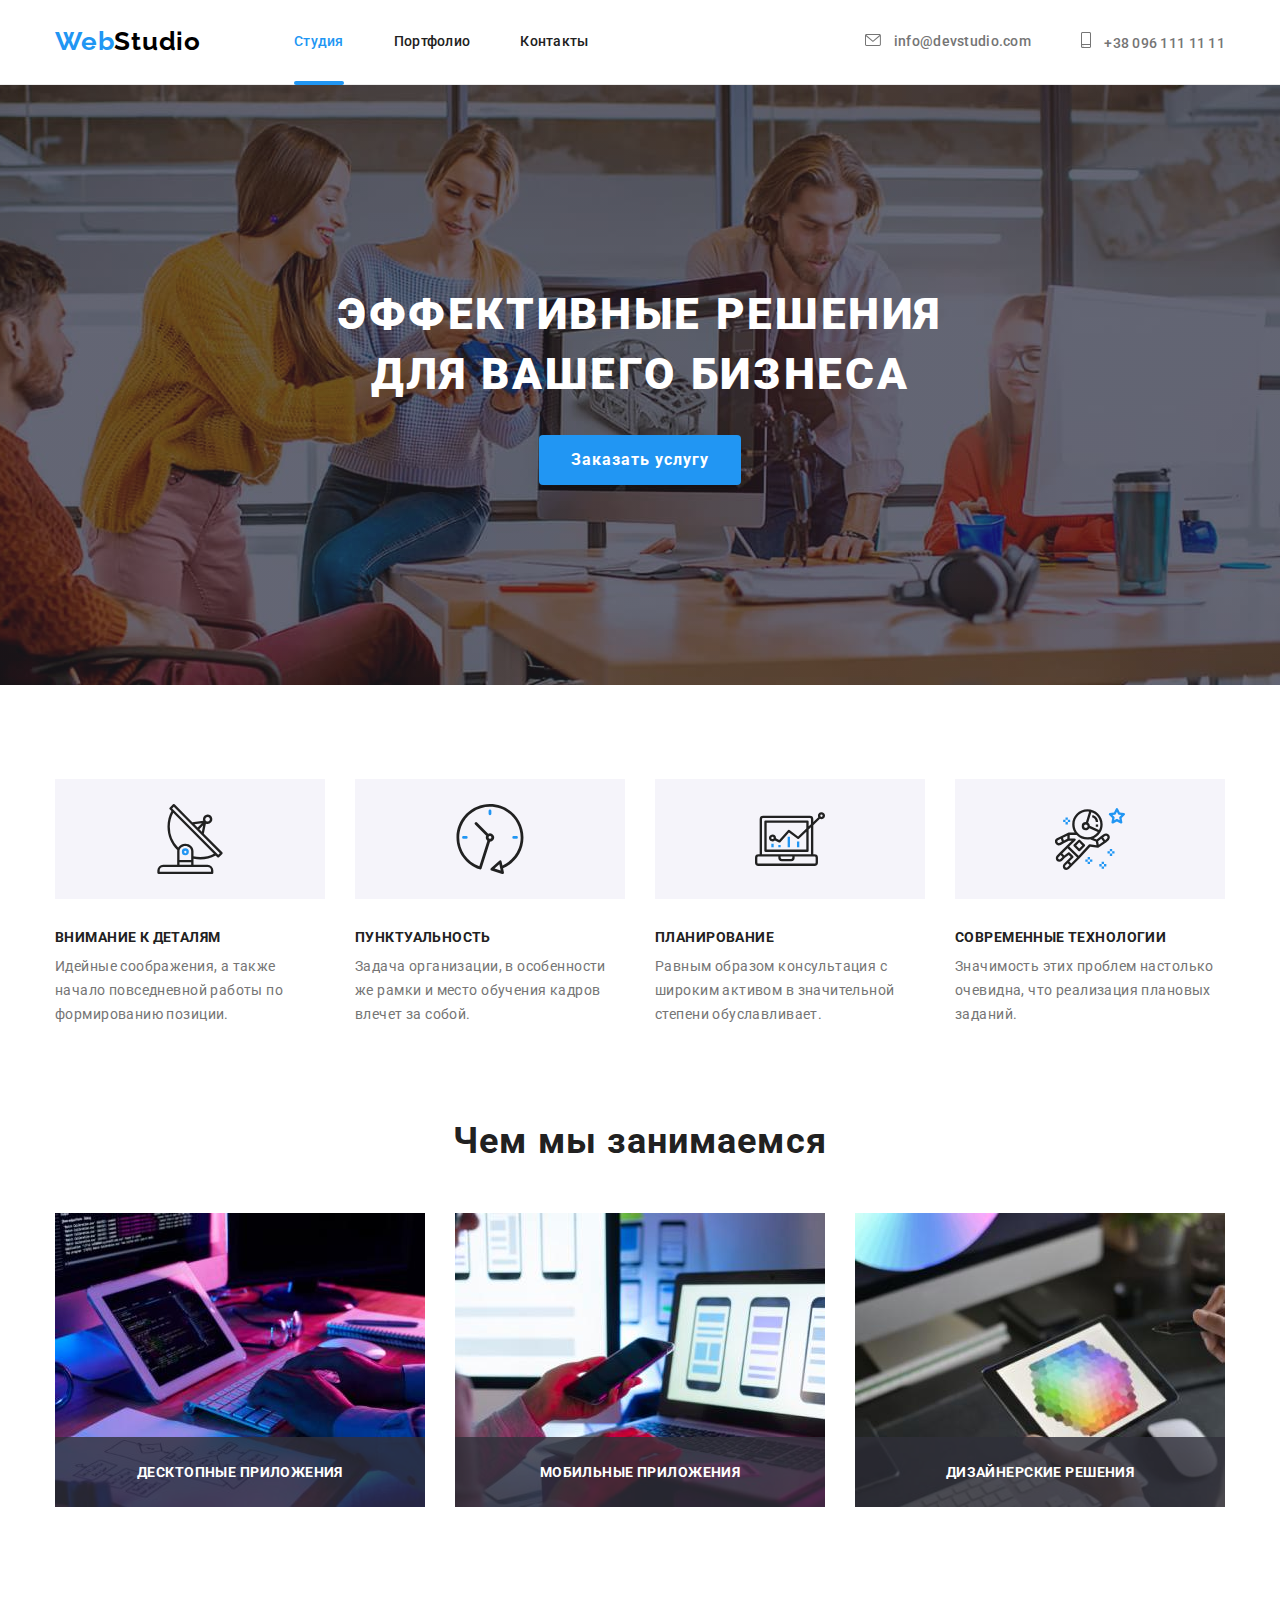
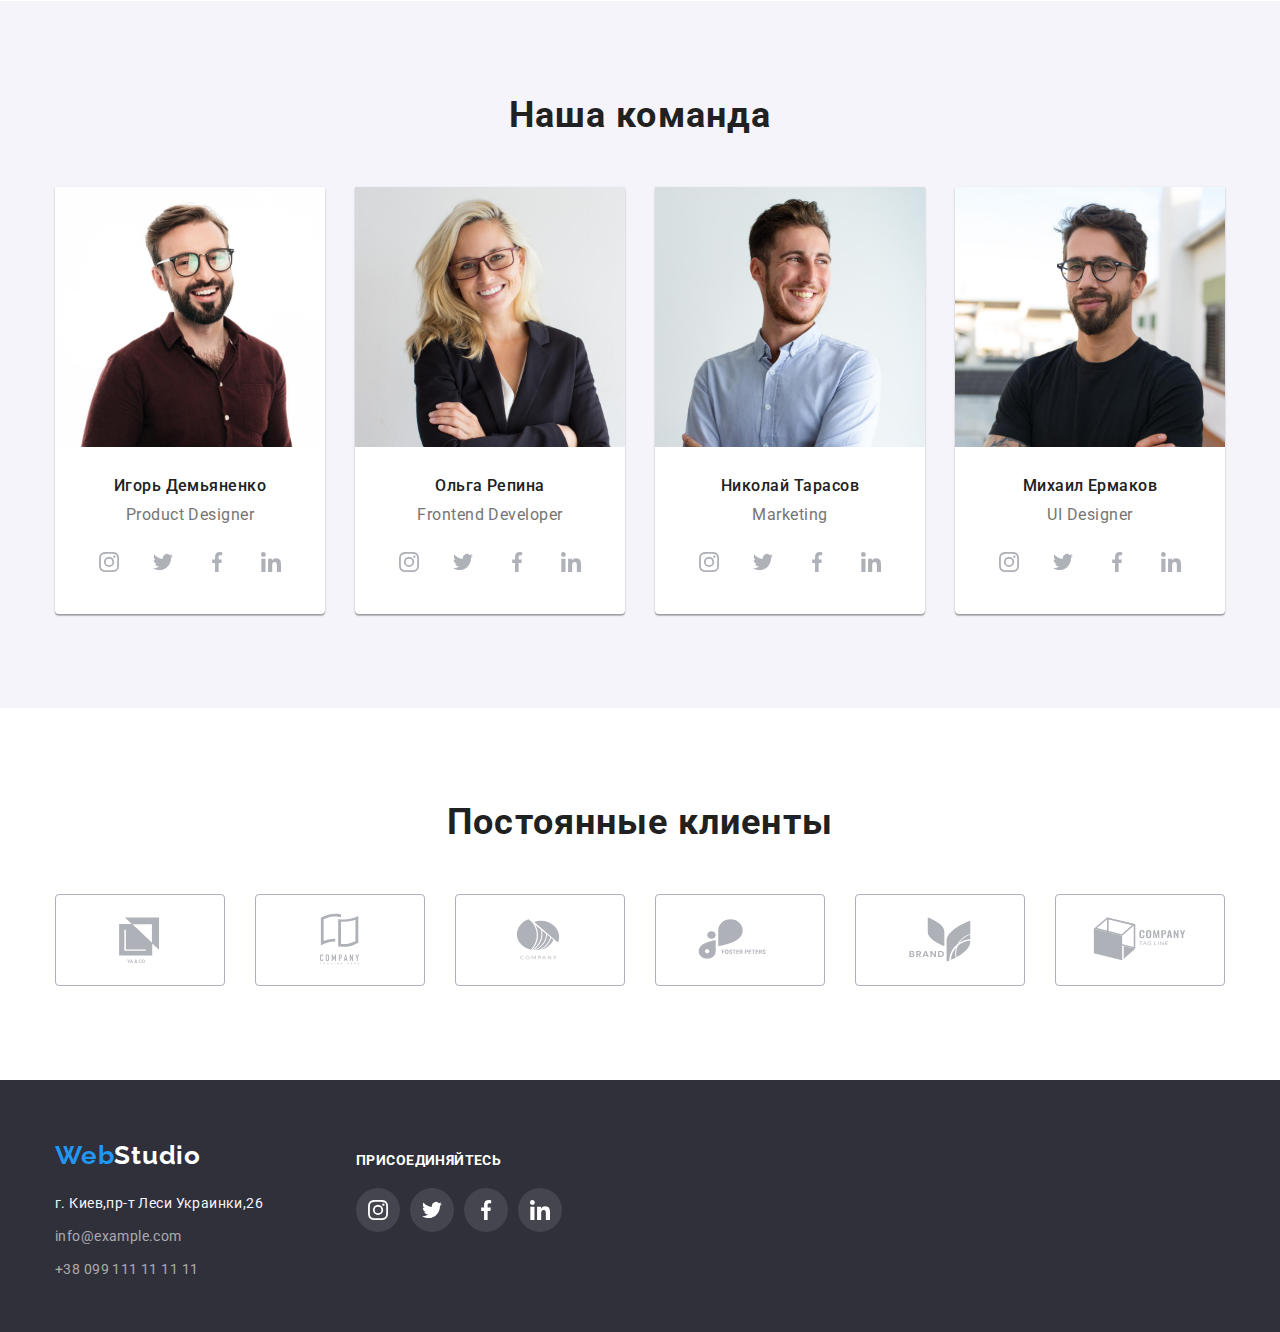
<file: index.html>
<!DOCTYPE html>
<html lang="ru">
  <head>
    <link
      rel="stylesheet"
      href="https://cdnjs.cloudflare.com/ajax/libs/modern-normalize/1.1.0/modern-normalize.min.css"
      integrity="sha512-wpPYUAdjBVSE4KJnH1VR1HeZfpl1ub8YT/NKx4PuQ5NmX2tKuGu6U/JRp5y+Y8XG2tV+wKQpNHVUX03MfMFn9Q=="
      crossorigin="anonymous"
      referrerpolicy="no-referrer"
    />
    <link rel="preconnect" href="https://fonts.googleapis.com" />
    <link rel="preconnect" href="https://fonts.gstatic.com" crossorigin />
    <link
      href="https://fonts.googleapis.com/css2?family=Raleway:wght@700&family=Roboto:wght@400;500;700;900&display=swap"
      rel="stylesheet"
    />

    <meta charset="UTF-8" />
    <meta http-equiv="X-UA-Compatible" content="IE=edge" />
    <meta name="viewport" content="width=device-width, initial-scale=1.0" />
    <title>Студия</title>

    <link rel="stylesheet" href="./css/styles.css" />
  </head>
  <body>
    <!-- Шапка страницы -->
    <header class="header">
      <div class="container">
        <nav class="navig">
          <!-- Логотип - это ссылка -->
          <a href="./index.html" lang="en" class="logo link">
            <span class="logo-web">Web</span>Studio
          </a>
          <!-- Навигация на другие страницы -->
          <ul class="site-navig list">
            <li class="site-item">
              <a href="./index.html" class="link current">Студия</a>
            </li>
            <li class="site-item">
              <a href="./portfolio.html" class="link">Портфолио</a>
            </li>
            <li class="site-item">
              <a href="/contacts" class="link">Контакты</a>
            </li>
          </ul>
        </nav>
        <ul class="auth-navig list">
          <li class="auth-item">
            <!-- Ссылка на адрес электронной почты  -->

            <a href="mailto:info@devstudio.com" class="link">
              <svg class="icon-envelope" width="16" height="12">
                <use href="./images/sprite.svg#icon-envelope"></use>
              </svg>
              info@devstudio.com
            </a>
          </li>
          <li class="auth-item">
            <!-- Ссылка на телефонный номер -->
            <a href="tel:+380961111111" class="link">
              <svg class="icon-smartphone" width="10" height="16">
                <use href="./images/sprite.svg#icon-smartphone"></use>
              </svg>
              +38 096 111 11 11
            </a>
          </li>
        </ul>
      </div>
    </header>

    <!-- Уникальный контент страницы -->
    <main>
      <!--Блок Герой -->

      <section class="hero">
        <h1 class="hero-title">Эффективные решения <br />для вашего бизнеса</h1>
        <!--Кнопка "Заказать услугу"-->
        <button type="button" class="button-hero" data-modal-open>
          Заказать услугу
        </button>
      </section>

      <!-- Скрытый заголовок - Особенности-->
      <section class="sections-feature">
        <div class="container">
          <h2 hidden class="visually-hidden">Особенности нашей студии</h2>
          <ul class="feature-list list">
            <li class="feature-item icon-antenna">
              <div class="feature-item-icon">
                <svg class="icon-feature" width="70" height="70">
                  <use href="./images/sprite.svg#icon-antenna"></use>
                </svg>
              </div>
              <h3 class="sections-title-feature">Внимание к деталям</h3>
              <p>
                Идейные соображения, а также начало повседневной работы по
                формированию позиции.
              </p>
            </li>
            <li class="feature-item icon-clock">
              <div class="feature-item-icon">
                <svg class="icon-feature" width="70" height="70">
                  <use href="./images/sprite.svg#icon-clock"></use>
                </svg>
              </div>
              <h3 class="sections-title-feature">Пунктуальность</h3>
              <p>
                Задача организации, в особенности же рамки и место обучения
                кадров влечет за собой.
              </p>
            </li>
            <li class="feature-item icon-diagram">
              <div class="feature-item-icon">
                <svg class="icon-feature" width="70" height="70">
                  <use href="./images/sprite.svg#icon-diagram"></use>
                </svg>
              </div>
              <h3 class="sections-title-feature">Планирование</h3>
              <p>
                Равным образом консультация с широким активом в значительной
                степени обуславливает.
              </p>
            </li>
            <li class="feature-item icon-astronaut">
              <div class="feature-item-icon">
                <svg class="icon-feature" width="70" height="70">
                  <use href="./images/sprite.svg#icon-astronaut"></use>
                </svg>
              </div>
              <h3 class="sections-title-feature">Современные технологии</h3>
              <p>
                Значимость этих проблем настолько очевидна, что реализация
                плановых заданий.
              </p>
            </li>
          </ul>
        </div>
      </section>

      <!--Чем мы занимаемся-->
      <section class="sections-work">
        <div class="container">
          <h2 class="sections-title-second">Чем мы занимаемся</h2>
          <ul class="work-list list">
            <li class="work-item">
              <img
                src="./images/img-1.jpg"
                alt="программист работает за столом в офисе  изображение крупным планом"
                width="370"
                height="294"
              />
              <div class="image-item">
                <h2 class="work-text">Десктопные приложения</h2>
              </div>
            </li>
            <li class="work-item">
              <img
                src="./images/img-2.jpg"
                alt="веб дизайнеры разработчики приложений для смартфонов-команда создает рабочий интерфейс для мобильных телефонов"
                width="370"
                height="294"
              />
              <div class="image-item">
                <h2 class="work-text">Мобильные приложения</h2>
              </div>
            </li>
            <li class="work-item">
              <img
                src="./images/img-3.jpg"
                alt="Креативный художник веб-дизайна с рабочим цветным выбором графическим планшетом_"
                width="370"
                height="294"
              />
              <div class="image-item">
                <h2 class="work-text">Дизайнерские решения</h2>
              </div>
            </li>
          </ul>
        </div>
      </section>

      <!--Наша команда -->
      <section class="sections-team">
        <div class="container">
          <h2 class="sections-title-second">Наша команда</h2>
          <ul class="team-list list">
            <li class="team-card">
              <img
                src="./images/team-1.jpg"
                alt="дизайнер Игорь Демьяненко"
                width="270"
                height="260"
              />
              <div class="team-footer">
                <h3 class="sections-title-team">Игорь Демьяненко</h3>
                <p lang="en">Product Designer</p>
                <ul class="socials-team socials-list list">
                  <li class="socials-item">
                    <a href="" class="socials-link link">
                      <svg class="socials-icon" width="20" height="20">
                        <use href="./images/sprite.svg#icon-instagram"></use>
                      </svg>
                    </a>
                  </li>
                  <li class="socials-item">
                    <a href="" class="socials-link link">
                      <svg class="socials-icon" width="20" height="20">
                        <use href="./images/sprite.svg#icon-twitter"></use>
                      </svg>
                    </a>
                  </li>
                  <li class="socials-item">
                    <a href="" class="socials-link link">
                      <svg class="socials-icon" width="20" height="20">
                        <use href="./images/sprite.svg#icon-facebook"></use>
                      </svg>
                    </a>
                  </li>
                  <li class="socials-item">
                    <a href="" class="socials-link link">
                      <svg class="socials-icon" width="20" height="20">
                        <use href="./images/sprite.svg#icon-linkedin"></use>
                      </svg>
                    </a>
                  </li>
                </ul>
              </div>
            </li>
            <li class="team-card">
              <img
                src="./images/team-2.jpg"
                alt=" фронтенд разработчик Ольга Репина"
                width="270"
                height="260"
              />
              <div class="team-footer">
                <h3 class="sections-title-team">Ольга Репина</h3>
                <p lang="en">Frontend Developer</p>
                <ul class="socials-team socials-list list">
                  <li class="socials-item">
                    <a href="" class="socials-link link">
                      <svg class="socials-icon" width="20" height="20">
                        <use href="./images/sprite.svg#icon-instagram"></use>
                      </svg>
                    </a>
                  </li>
                  <li class="socials-item">
                    <a href="" class="socials-link link">
                      <svg class="socials-icon" width="20" height="20">
                        <use href="./images/sprite.svg#icon-twitter"></use>
                      </svg>
                    </a>
                  </li>
                  <li class="socials-item">
                    <a href="" class="socials-link link">
                      <svg class="socials-icon" width="20" height="20">
                        <use href="./images/sprite.svg#icon-facebook"></use>
                      </svg>
                    </a>
                  </li>
                  <li class="socials-item">
                    <a href="" class="socials-link link">
                      <svg class="socials-icon" width="20" height="20">
                        <use href="./images/sprite.svg#icon-linkedin"></use>
                      </svg>
                    </a>
                  </li>
                </ul>
              </div>
            </li>
            <li class="team-card">
              <img
                src="./images/team-3.jpg"
                alt="маркетолог Николай Тарасов"
                width="270"
                height="260"
              />
              <div class="team-footer">
                <h3 class="sections-title-team">Николай Тарасов</h3>
                <p lang="en">Marketing</p>
                <ul class="socials-team socials-list list">
                  <li class="socials-item">
                    <a href="" class="socials-link link">
                      <svg class="socials-icon" width="20" height="20">
                        <use href="./images/sprite.svg#icon-instagram"></use>
                      </svg>
                    </a>
                  </li>
                  <li class="socials-item">
                    <a href="" class="socials-link link">
                      <svg class="socials-icon" width="20" height="20">
                        <use href="./images/sprite.svg#icon-twitter"></use>
                      </svg>
                    </a>
                  </li>
                  <li class="socials-item">
                    <a href="" class="socials-link link">
                      <svg class="socials-icon" width="20" height="20">
                        <use href="./images/sprite.svg#icon-facebook"></use>
                      </svg>
                    </a>
                  </li>
                  <li class="socials-item">
                    <a href="" class="socials-link link">
                      <svg class="socials-icon" width="20" height="20">
                        <use href="./images/sprite.svg#icon-linkedin"></use>
                      </svg>
                    </a>
                  </li>
                </ul>
              </div>
            </li>
            <li class="team-card">
              <img
                src="./images/team-4.jpg"
                alt="дизайнер Михаил Ермаков"
                width="270"
                height="260"
              />
              <div class="team-footer">
                <h3 class="sections-title-team">Михаил Ермаков</h3>
                <p lang="en">UI Designer</p>
                <ul class="socials-team socials-list list">
                  <li class="socials-item">
                    <a href="" class="socials-link link">
                      <svg class="socials-icon" width="20" height="20">
                        <use href="./images/sprite.svg#icon-instagram"></use>
                      </svg>
                    </a>
                  </li>
                  <li class="socials-item">
                    <a href="" class="socials-link link">
                      <svg class="socials-icon" width="20" height="20">
                        <use href="./images/sprite.svg#icon-twitter"></use>
                      </svg>
                    </a>
                  </li>
                  <li class="socials-item">
                    <a href="" class="socials-link link">
                      <svg class="socials-icon" width="20" height="20">
                        <use href="./images/sprite.svg#icon-facebook"></use>
                      </svg>
                    </a>
                  </li>
                  <li class="socials-item">
                    <a href="" class="socials-link link">
                      <svg class="socials-icon" width="20" height="20">
                        <use href="./images/sprite.svg#icon-linkedin"></use>
                      </svg>
                    </a>
                  </li>
                </ul>
              </div>
            </li>
          </ul>
        </div>
      </section>
      <!-- Наши клиенты -->
      <section class="sections-clients">
        <div class="container">
          <h2 class="sections-title-second">Постоянные клиенты</h2>
          <ul class="clients-list list">
            <li class="clients-item">
              <a href="" class="clients-link link">
                <svg class="clients-icon" width="106" height="60">
                  <use href="./images/sprite.svg#icon-Logo"></use>
                </svg>
              </a>
            </li>
            <li class="clients-item">
              <a href="" class="clients-link link">
                <svg class="clients-icon" width="106" height="60">
                  <use href="./images/sprite.svg#icon-tagline-here"></use>
                </svg>
              </a>
            </li>
            <li class="clients-item">
              <a href="" class="clients-link link">
                <svg class="clients-icon" width="106" height="60">
                  <use href="./images/sprite.svg#icon-company"></use>
                </svg>
              </a>
            </li>
            <li class="clients-item">
              <a href="" class="clients-link link">
                <svg class="clients-icon" width="106" height="60">
                  <use href="./images/sprite.svg#icon-foster-peters"></use>
                </svg>
              </a>
            </li>
            <li class="clients-item">
              <a href="" class="clients-link link">
                <svg class="clients-icon" width="106" height="60">
                  <use href="./images/sprite.svg#icon-brand"></use>
                </svg>
              </a>
            </li>
            <li class="clients-item">
              <a href="" class="clients-link link">
                <svg class="clients-icon" width="106" height="60">
                  <use href="./images/sprite.svg#icon-company-tag-line"></use>
                </svg>
              </a>
            </li>
          </ul>
        </div>
      </section>
    </main>

    <!-- Подвал страницы -->

    <footer class="footer">
      <div class="container footer-container">
        <div class="footer-address">
          <!-- Логотип - это ссылка -->
          <a href="./index.html" lang="en" class="logo-footer link">
            <span class="logo-web">Web</span>Studio
          </a>
          <!--Контакты-->
          <address>
            <ul class="adress-list list">
              <li>
                <!-- Адресс  -->
                <a
                  href="https://www.google.com/maps/place/%D0%B1%D1%83%D0%BB.+%D0%9B%D0%B5%D1%81%D0%B8+%D0%A3%D0%BA%D1%80%D0%B0%D0%B8%D0%BD%D0%BA%D0%B8,+26,+%D0%9A%D0%B8%D0%B5%D0%B2,+02000/@50.4267107,30.5371847,18.04z/data=!4m5!3m4!1s0x40d4cf0e033ecbe9:0x57a4dffefec77da0!8m2!3d50.4265807!4d30.5383858"
                  target="_blank"
                  rel="noopenernoreferrer"
                  class="adress-link link"
                >
                  г. Киев,пр-т Леси Украинки,26
                </a>
              </li>
              <li class="footer-navig">
                <!-- Ссылка на адрес электронной почты  -->
                <a
                  href="mailto:info@example.com"
                  class="footer-navig-link link"
                >
                  info@example.com
                </a>
              </li>
              <li class="footer-navig">
                <!-- Ссылка на телефонный номер -->
                <a href="tel:+380991111111" class="footer-navig-link link">
                  +38 099 111 11 11 11
                </a>
              </li>
            </ul>
          </address>
        </div>
        <div class="footer-socials-link">
          <h3 class="sections-footer-title">присоединяйтесь</h3>
          <ul class="socials-footer socials-footer-list list">
            <li class="socials-item">
              <a href="" class="socials-link link">
                <svg class="socials-footer-icon" width="20" height="20">
                  <use href="./images/sprite.svg#icon-instagram"></use>
                </svg>
              </a>
            </li>
            <li class="socials-item">
              <a href="" class="socials-link link">
                <svg class="socials-footer-icon" width="20" height="20">
                  <use href="./images/sprite.svg#icon-twitter"></use>
                </svg>
              </a>
            </li>
            <li class="socials-item">
              <a href="" class="socials-link link">
                <svg class="socials-footer-icon" width="20" height="20">
                  <use href="./images/sprite.svg#icon-facebook"></use>
                </svg>
              </a>
            </li>
            <li class="socials-item">
              <a href="" class="socials-link link">
                <svg class="socials-footer-icon" width="20" height="20">
                  <use href="./images/sprite.svg#icon-linkedin"></use>
                </svg>
              </a>
            </li>
          </ul>
        </div>
      </div>
    </footer>
    <!-- модальное окно -->
    <div class="backdrop is-hidden" data-modal>
      <div class="modal">
        <button class="button-close" data-modal-close>
          <svg id="icon-close" width="18" height="18">
            <use href="./images/sprite.svg#icon-close"></use>
          </svg>
        </button>
      </div>
    </div>
    <script src="./modal.js"></script>
  </body>
</html>
</file>
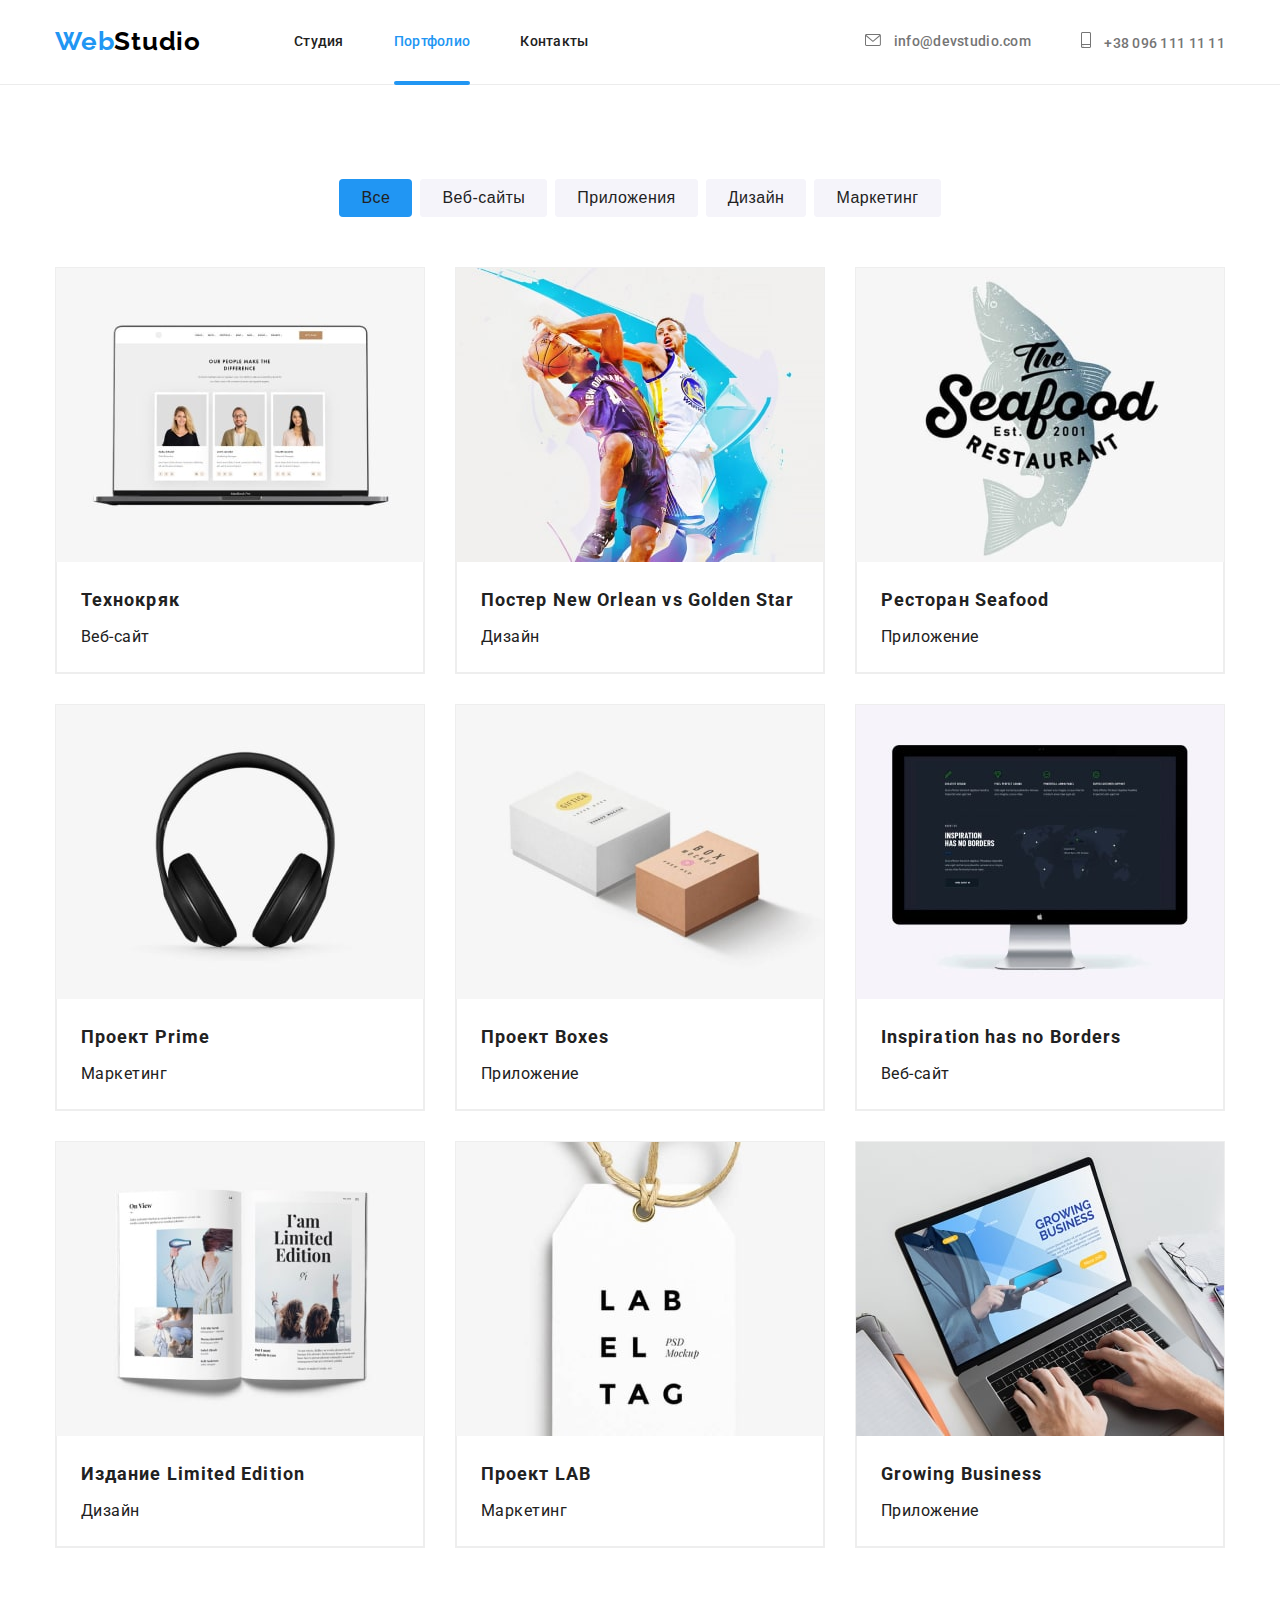
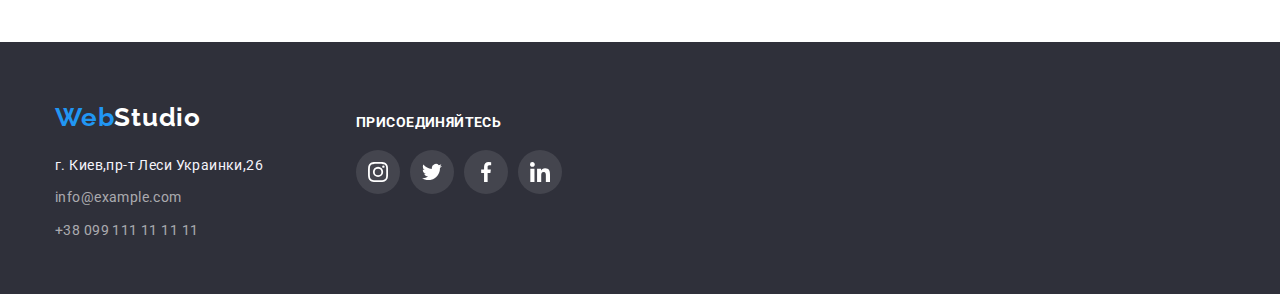
<file: portfolio.html>
<!DOCTYPE html>
<html lang="en">
  <head>
    <link
      rel="stylesheet"
      href="https://cdnjs.cloudflare.com/ajax/libs/modern-normalize/1.1.0/modern-normalize.min.css"
      integrity="sha512-wpPYUAdjBVSE4KJnH1VR1HeZfpl1ub8YT/NKx4PuQ5NmX2tKuGu6U/JRp5y+Y8XG2tV+wKQpNHVUX03MfMFn9Q=="
      crossorigin="anonymous"
      referrerpolicy="no-referrer"
    />
    <link rel="preconnect" href="https://fonts.googleapis.com" />
    <link rel="preconnect" href="https://fonts.gstatic.com" crossorigin />
    <link
      href="https://fonts.googleapis.com/css2?family=Raleway:wght@700&family=Roboto:wght@400;500;700;900&display=swap"
      rel="stylesheet"
    />

    <meta charset="UTF-8" />
    <meta http-equiv="X-UA-Compatible" content="IE=edge" />
    <meta name="viewport" content="width=device-width, initial-scale=1.0" />
    <title>Студия</title>
    <link rel="stylesheet" href="./css/styles.css" />
  </head>
  <body>
    <!-- Шапка страницы -->
    <header class="header">
      <div class="container">
        <nav class="navig">
          <!-- Логотип - это ссылка -->
          <a href="./index.html" lang="en" class="logo link">
            <span class="logo-web">Web</span>Studio
          </a>
          <!-- Навигация на другие страницы -->
          <ul class="site-navig list">
            <li class="site-item">
              <a href="./index.html" class="link">Студия</a>
            </li>
            <li class="site-item">
              <a href="./portfolio.html" class="link current">Портфолио</a>
            </li>
            <li class="site-item">
              <a href="/contacts" class="link">Контакты</a>
            </li>
          </ul>
        </nav>
        <ul class="auth-navig list">
          <li class="auth-item">
            <!-- Ссылка на адрес электронной почты  -->

            <a href="mailto:info@devstudio.com" class="link">
              <svg class="icon-envelope" width="16" height="12">
                <use href="./images/sprite.svg#icon-envelope"></use>
              </svg>
              info@devstudio.com
            </a>
          </li>
          <li class="auth-item">
            <!-- Ссылка на телефонный номер -->
            <a href="tel:+380961111111" class="link">
              <svg class="icon-smartphone" width="10" height="16">
                <use href="./images/sprite.svg#icon-smartphone"></use>
              </svg>
              +38 096 111 11 11
            </a>
          </li>
        </ul>
      </div>
    </header>
    <!-- Уникальный контент страницы -->
    <main>
      <!--filters-->

      <section class="sections-title">
        <div class="container">
          <!--Скрытый заголовок Портфолио-->
          <h1 class="visually-hidden" hidden>Портфолио студии</h1>
          <!--Скрытый заголовок Категории-->
          <h2 class="visually-hidden" hidden>Проекты студии</h2>
          <ul class="filters-button list">
            <li class="filters-item">
              <button type="button" class="link current">Все</button>
            </li>
            <li class="filters-item">
              <button type="button">Веб-сайты</button>
            </li>
            <li class="filters-item">
              <button type="button">Приложения</button>
            </li>
            <li class="filters-item">
              <button type="button">Дизайн</button>
            </li>
            <li class="filters-item">
              <button type="button">Маркетинг</button>
            </li>
          </ul>

          <ul class="project-container list">
            <li class="project-item">
              <a href="" class="project-link link">
                <div class="project-overlay">
                  <img
                    src="./images/project1.jpg"
                    alt="три фотографии менеджеров "
                    width="370"
                    height="294"
                  />
                  <div class="project-actions">
                    <p class="project-text">
                      Технокряк это современная площадка распространения
                      коронавируса. Компании используют эту платформу для
                      цифрового шпионажа и атак на защищённые сервера
                      конкурентов.
                    </p>
                  </div>
                </div>
                <div class="project-footer">
                  <h3 class="project-title">Технокряк</h3>
                  <p>Веб-сайт</p>
                </div>
              </a>
            </li>
            <li class="project-item">
              <a href="" class="project-link link">
                <div class="project-overlay">
                  <img
                    src="./images/project2.jpg"
                    alt="два баскетболиста с мячем"
                    width="370"
                    height="294"
                  />
                  <div class="project-actions">
                    <p class="project-text">
                      Технокряк это современная площадка распространения
                      коронавируса. Компании используют эту платформу для
                      цифрового шпионажа и атак на защищённые сервера
                      конкурентов.
                    </p>
                  </div>
                </div>
                <div class="project-footer">
                  <h3 class="project-title" lang="en">
                    Постер New Orlean vs Golden Star
                  </h3>
                  <p>Дизайн</p>
                </div>
              </a>
            </li>
            <li class="project-item">
              <a href="" class="project-link link">
                <div class="project-overlay">
                  <img
                    src="./images/project3.jpg"
                    alt="логотип рыбного ресторана"
                    width="370"
                    height="294"
                  />
                  <div class="project-actions">
                    <p class="project-text">
                      Технокряк это современная площадка распространения
                      коронавируса. Компании используют эту платформу для
                      цифрового шпионажа и атак на защищённые сервера
                      конкурентов.
                    </p>
                  </div>
                </div>
                <div class="project-footer">
                  <h3 class="project-title" lang="en">Ресторан Seafood</h3>
                  <p>Приложение</p>
                </div>
              </a>
            </li>
            <li class="project-item">
              <a href="" class="project-link link">
                <div class="project-overlay">
                  <img
                    src="./images/project4.jpg"
                    alt="черные наушники"
                    width="370"
                    height="294"
                  />
                  <div class="project-actions">
                    <p class="project-text">
                      Технокряк это современная площадка распространения
                      коронавируса. Компании используют эту платформу для
                      цифрового шпионажа и атак на защищённые сервера
                      конкурентов.
                    </p>
                  </div>
                </div>
                <div class="project-footer">
                  <h3 class="project-title" lang="en">Проект Prime</h3>
                  <p>Маркетинг</p>
                </div>
              </a>
            </li>
            <li class="project-item">
              <a href="" class="project-link link">
                <div class="project-overlay">
                  <img
                    src="./images/project5.jpg"
                    alt=" две коробки белая и крафтовая"
                    width="370"
                    height="294"
                  />
                  <div class="project-actions">
                    <p class="project-text">
                      Технокряк это современная площадка распространения
                      коронавируса. Компании используют эту платформу для
                      цифрового шпионажа и атак на защищённые сервера
                      конкурентов.
                    </p>
                  </div>
                </div>
                <div class="project-footer">
                  <h3 class="project-title" lang="en">Проект Boxes</h3>
                  <p>Приложение</p>
                </div>
              </a>
            </li>
            <li class="project-item">
              <a href="" class="project-link link">
                <div class="project-overlay">
                  <img
                    src="./images/project6.jpg"
                    alt="черный экран монитора"
                    width="370"
                    height="294"
                  />
                  <div class="project-actions">
                    <p class="project-text">
                      Технокряк это современная площадка распространения
                      коронавируса. Компании используют эту платформу для
                      цифрового шпионажа и атак на защищённые сервера
                      конкурентов.
                    </p>
                  </div>
                </div>
                <div class="project-footer">
                  <h3 class="project-title" lang="en">
                    Inspiration has no Borders
                  </h3>
                  <p>Веб-сайт</p>
                </div>
              </a>
            </li>
            <li class="project-item">
              <a href="" class="project-link link">
                <div class="project-overlay">
                  <img
                    src="./images/project7.jpg"
                    alt="открытые страницы журнала"
                    width="370"
                    height="294"
                  />
                  <div class="project-actions">
                    <p class="project-text">
                      Технокряк это современная площадка распространения
                      коронавируса. Компании используют эту платформу для
                      цифрового шпионажа и атак на защищённые сервера
                      конкурентов.
                    </p>
                  </div>
                </div>
                <div class="project-footer">
                  <h3 class="project-title" lang="en">
                    Издание Limited Edition
                  </h3>
                  <p>Дизайн</p>
                </div>
              </a>
            </li>
            <li class="project-item">
              <a href="" class="project-link link">
                <div class="project-overlay">
                  <img
                    src="./images/project8.jpg"
                    alt="белая этикетка с черной надписью"
                    width="370"
                    height="294"
                  />
                  <div class="project-actions">
                    <p class="project-text">
                      Технокряк это современная площадка распространения
                      коронавируса. Компании используют эту платформу для
                      цифрового шпионажа и атак на защищённые сервера
                      конкурентов.
                    </p>
                  </div>
                </div>
                <div class="project-footer">
                  <h3 class="project-title" lang="en">Проект LAB</h3>
                  <p>Маркетинг</p>
                </div>
              </a>
            </li>
            <li class="project-item">
              <a href="" class="project-link link">
                <div class="project-overlay">
                  <img
                    src="./images/project9.jpg"
                    alt="руки на клавиатуре ноутбука"
                    width="370"
                    height="294"
                  />

                  <div class="project-actions">
                    <p class="project-text">
                      Технокряк это современная площадка распространения
                      коронавируса. Компании используют эту платформу для
                      цифрового шпионажа и атак на защищённые сервера
                      конкурентов.
                    </p>
                  </div>
                </div>
                <div class="project-footer">
                  <h3 class="project-title" lang="en">Growing Business</h3>
                  <p>Приложение</p>
                </div>
              </a>
            </li>
          </ul>
        </div>
      </section>
    </main>

    <!-- Подвал страницы -->
    <footer class="footer">
      <div class="container footer-container">
        <div class="footer-address">
          <!-- Логотип - это ссылка -->
          <a href="./index.html" lang="en" class="logo-footer link">
            <span class="logo-web">Web</span>Studio
          </a>
          <!--Контакты-->
          <address>
            <ul class="adress-list list">
              <li>
                <!-- Адресс  -->
                <a
                  href="https://www.google.com/maps/place/%D0%B1%D1%83%D0%BB.+%D0%9B%D0%B5%D1%81%D0%B8+%D0%A3%D0%BA%D1%80%D0%B0%D0%B8%D0%BD%D0%BA%D0%B8,+26,+%D0%9A%D0%B8%D0%B5%D0%B2,+02000/@50.4267107,30.5371847,18.04z/data=!4m5!3m4!1s0x40d4cf0e033ecbe9:0x57a4dffefec77da0!8m2!3d50.4265807!4d30.5383858"
                  target="_blank"
                  rel="noopenernoreferrer"
                  class="adress-link link"
                >
                  г. Киев,пр-т Леси Украинки,26
                </a>
              </li>
              <li class="footer-navig">
                <!-- Ссылка на адрес электронной почты  -->
                <a
                  href="mailto:info@example.com"
                  class="footer-navig-link link"
                >
                  info@example.com
                </a>
              </li>
              <li class="footer-navig">
                <!-- Ссылка на телефонный номер -->
                <a href="tel:+380991111111" class="footer-navig-link link">
                  +38 099 111 11 11 11
                </a>
              </li>
            </ul>
          </address>
        </div>
        <div class="footer-socials-link">
          <h3 class="sections-footer-title">присоединяйтесь</h3>
          <ul class="socials-footer socials-footer-list list">
            <li class="socials-item">
              <a href="" class="socials-link link">
                <svg class="socials-footer-icon" width="20" height="20">
                  <use href="./images/sprite.svg#icon-instagram"></use>
                </svg>
              </a>
            </li>
            <li class="socials-item">
              <a href="" class="socials-link link">
                <svg class="socials-footer-icon" width="20" height="20">
                  <use href="./images/sprite.svg#icon-twitter"></use>
                </svg>
              </a>
            </li>
            <li class="socials-item">
              <a href="" class="socials-link link">
                <svg class="socials-footer-icon" width="20" height="20">
                  <use href="./images/sprite.svg#icon-facebook"></use>
                </svg>
              </a>
            </li>
            <li class="socials-item">
              <a href="" class="socials-link link">
                <svg class="socials-footer-icon" width="20" height="20">
                  <use href="./images/sprite.svg#icon-linkedin"></use>
                </svg>
              </a>
            </li>
          </ul>
        </div>
      </div>
    </footer>
  </body>
</html>
</file>
<file: css/styles.css>
html {
  box-sizing: border-box;
}

*,
*::after,
*::before {
  box-sizing: inherit;
}

/* общие стили для всех страниц */
:root {
  --primary-text-color: #757575;
  --title-text-color: #212121;
  --accent-color: #2196f3;
  --second-background-color: #f5f4fa;
  --background-color: #ffffff;
  --second-text-color: #ffffff;
  --socials-icon-color-first: #afb1b8;
  --socials-icon-color-second: rgba(255, 255, 255, 0.1);
  --border-color: #eeeeee;
  --hover-overlay-color: rgba(33, 150, 243, 0.9);
  --transition-duration: 250ms;
  --transition-timing-function: cubic-bezier(0.4, 0, 0.2, 1);
}
body {
  font-family: "Roboto", sans-serif;
  font-style: normal;
  font-weight: normal;
  font-size: 14px;
  line-height: 1.71;
  letter-spacing: 0.03em;
  color: var(--primary-text-color);
  background-color: var(--background-color);
  margin: 0;
}
p,
h1,
h2,
h3,
h4,
h5,
h6 {
  margin-top: 0;
  margin-bottom: 0;
}
ul {
  margin-top: 0;
  margin-bottom: 0;
  padding-left: 0;
}
/* стили скрытого заголовка */
.visually-hidden {
  position: absolute;
  width: 1px;
  height: 1px;
  margin: -1px;
  padding: 0;
  overflow: hidden;
  border: 0;
  clip: rect(0 0 0 0);
}

/* стиль для линков */
.link {
  text-decoration: none;
  color: var(--title-text-color);
}

/* стили для списков */
.list {
  list-style: none;
  padding: 0;
  margin: 0;
}
img {
  display: block;
}

/* логотип WebStudio*/
.logo {
  display: inline-block;
  font-family: "Raleway", sans-serif;
  font-style: normal;
  font-weight: 700;
  font-size: 26px;
  line-height: 1.19;
  letter-spacing: 0.03em;
  color: #000000;
  padding-top: 24px;
  padding-bottom: 25px;
  transition: color var(--transition-duration) var(--transition-timing-function);
  margin-right: 93px;
}

.logo:hover,
.logo:focus {
  color: var(--accent-color);
}
.logo-web {
  color: #2196f3;
}
/* .logo .link { */
/* } */
/* стили для хедера----header */

.header {
  border-bottom: 1px solid #ececec;
}
.header .container {
  display: flex;
  align-items: center;
}
.navig {
  display: flex;
}

/* site-navig */
.site-navig {
  display: flex;
}
.site-item {
  position: relative;
}
.site-item .link {
  display: block;
  font-weight: 500;
  font-size: 14px;
  line-height: 1.14;
  letter-spacing: 0.02em;
  color: var(--title-text-color);
  transition: color var(--transition-duration) var(--transition-timing-function);
  cursor: pointer;
  padding-top: 32px;
  padding-bottom: 32px;
}
.site-item .link:hover,
.site-item .link:focus {
  color: var(--accent-color);
}

.site-item:not(:last-child) {
  margin-right: 50px;
}
.site-item .current::after {
  position: absolute;
  top: calc(100% - 1px);
  /* bottom: -2px; */
  left: 0;
  width: 100%;
  height: 4px;
  background: var(--accent-color);
  border-radius: 2px;
  content: "";
  display: flex;
  justify-content: center;
}
/* ----ИКОНКИ ПЕРЕД ПОЧТОЙ И ТЕЛЕФОНОМ */

.auth-item {
  display: flex;
  padding-top: 32px;
  padding-bottom: 32px;
  align-items: center;
}
.icon-envelope,
.icon-smartphone {
  /* fill: var(--primary-text-color); */
  fill: currentColor;
  margin-right: 10px;
}

.auth-navig {
  display: flex;
  margin-left: auto;
}
.auth-navig .link {
  display: block;
  font-weight: 500;
  font-size: 14px;
  line-height: 1.14;
  letter-spacing: 0.02em;
  color: var(--primary-text-color);
  cursor: pointer;
  /* margin-top: 32px; */
  /* margin-bottom: 32px; */
  margin-left: auto;
  transition: color var(--transition-duration) var(--transition-timing-function);

  /* background-color: rgba(218, 233, 16, 0.918); */
}
.auth-item:not(:last-child) {
  margin-right: 50px;
}
.auth-navig .link:hover,
.auth-navig .link:focus {
  color: var(--accent-color);
}
.site-navig .link.current {
  color: var(--accent-color);
}
.container {
  width: 1200px;
  margin-left: auto;
  margin-right: auto;
  padding-left: 15px;
  padding-right: 15px;
  /* outline: 2px solid tomato; */
  /* background-color: rgba(234, 188, 243, 0.6); */
}

/* стили для main страницы студио */

/* hero */
.hero {
  background-color: #2f303a;
  color: var(--second-text-color);
  text-align: center;
  padding-top: 200px;
  padding-bottom: 200px;
  height: 600px;
  max-width: 1600px;
  margin-left: auto;
  margin-right: auto;
  background-image: linear-gradient(
      to right,
      rgba(47, 48, 58, 0.4),
      rgba(47, 48, 58, 0.4)
    ),
    url(../images/fon-hero.jpg);
  background-repeat: no-repeat;
  background-size: cover;
  background-position: center;
  /* outline: 1px solid black; */
}
.hero-title {
  font-weight: 900;
  font-size: 44px;
  line-height: 1.36;
  text-align: center;
  letter-spacing: 0.06em;
  text-transform: uppercase;
  margin-bottom: 30px;
  min-width: 696px;
}
/* кнопка заказать услугу */
.button-hero {
  font-family: "Roboto", sans-serif;
  font-weight: 700;
  font-size: 16px;
  line-height: 1.87;
  display: flex;
  align-items: center;
  text-align: center;
  letter-spacing: 0.06em;
  background-color: var(--accent-color);
  color: var(--second-text-color);
  cursor: pointer;
  border: 0;
  border-radius: 4px;
  padding: 10px 32px;
  box-shadow: 0px 4px 4px rgba(0, 0, 0, 0.15);
  margin: auto;
  transition: background-color var(--transition-duration)
    var(--transition-timing-function);
}
.button-hero:hover,
.button-hero:focus {
  background-color: #188ce8;
}

/*-------- sections--------- */
.sections-feature,
.sections-work,
.sections-team,
.sections-clients {
  padding-top: 94px;
  padding-bottom: 94px;
}

.feature-list {
  display: flex;
}
.feature-item {
  width: 270px;
  margin-right: 30px;
}
.feature-item:last-child {
  margin-right: 0;
}
/* -----ИКОНКИ ПЕРЕД СЕКЦИЕЙ ПРЕИМУЩЕСТВА через backgroumd и befor */
/* .feature-item::before {
  display: block;
  content: "";
  height: 120px;
  background-size: 70px;
  background-size: contain;
  background-repeat: no-repeat;
  background-position: center;
  background-color: var(--second-background-color);
  border-radius: 4px;
  margin-bottom: 30px;
}
.icon-antenna::before {
  background-image: url("../images/antenna.svg");
}
.icon-clock::before {
  background-image: url("../images/clock.svg");
}

.icon-diagram::before {
  background-image: url("../images/diagram.svg");
}

.icon-astronaut::before {
  background-image: url("../images/astronaut.");
} */

/*  ------ИКОНКИ ПЕРЕД СЕКЦИЕЙ ПРЕИМУЖЕСТВА ЧЕРЕЗ ИНЛАЙН СВГ----- */
.feature-item-icon {
  display: flex;
  justify-content: center;
  align-items: center;
  width: 270px;
  height: 120px;
  background-color: var(--second-background-color);
  margin-bottom: 30px;
}

.icon-feature {
  display: block;
  /* width: 270px;
  height: 120px;
  background-color: var(--second-background-color);
  margin-bottom: 30px;
  padding: 25px 100px; */
}

/* заголовки второго уровня */
.sections-title-second {
  font-weight: 700;
  font-size: 36px;
  line-height: 1.16;
  text-align: center;
  letter-spacing: 0.03em;
  color: var(--title-text-color);
  margin-bottom: 50px;
}

/* заголовки в  секции особенности */
.sections-title-feature {
  font-weight: 700;
  font-size: 14px;
  line-height: 1.17;
  letter-spacing: 0.03em;
  text-transform: uppercase;
  color: var(--title-text-color);
}
.feature-item p {
  margin-top: 10px;
}
/* секция чем мы занимаемся */
.sections-work {
  padding-top: 0;
}
.work-list {
  display: flex;
}
.work-item {
  position: relative;
  width: 370px;
  margin-right: 30px;
}
.work-item:last-child {
  margin-right: 0;
}
.image-item {
  position: absolute;
  left: 0;
  bottom: 0;
  width: 100%;
  height: 70px;
  display: flex;
  justify-content: center;
  align-items: center;
  background: rgba(47, 48, 58, 0.8);
}
.work-text {
  align-items: center;
  font-weight: 700;
  font-size: 14px;
  line-height: 16px;
  text-align: center;
  letter-spacing: 0.03em;

  text-transform: uppercase;

  color: var(--second-text-color);
}

.sections-team {
  background-color: var(--second-background-color);
}
.team-list {
  display: flex;
  /* justify-content: space-between; */
}

/* подзаголовки под фото секции наша комаанда  */
.team-footer {
  padding-top: 30px;
  padding-bottom: 30px;
}
.sections-title-team {
  font-weight: 500;
  font-size: 16px;
  line-height: 1.18;
  text-align: center;
  letter-spacing: 0.03em;
  color: var(--title-text-color);
  margin-bottom: 10px;
}
.team-card {
  width: 270px;
  background-color: var(--background-color);
  border-bottom: 0;
  box-shadow: 0px 1px 3px rgba(0, 0, 0, 0.12), 0px 1px 1px rgba(0, 0, 0, 0.14),
    0px 2px 1px rgba(0, 0, 0, 0.2);
  border-radius: 0px 0px 4px 4px;
  margin-right: 30px;
}
.team-card:last-child {
  margin-right: 0;
}

.team-footer p {
  font-size: 16px;
  line-height: 1.18;
  text-align: center;
  letter-spacing: 0.03em;
  margin-bottom: 16px;
}
.socials-item {
  width: 44px;
  height: 44px;
}
.socials-link {
  width: 100%;
  height: 100%;
  display: flex;
  align-items: center;
  justify-content: center;
  border-radius: 50%;
  background-color: var(--background-color);
  transition: background-color var(--transition-duration)
    var(--transition-timing-function);
}
.socials-list {
  display: flex;
  justify-content: center;
}
.socials-item:not(:last-child) {
  margin-right: 10px;
}
.socials-icon {
  fill: var(--socials-icon-color-first);
  transition: fill var(--transition-duration) var(--transition-timing-function);
}
.socials-link:hover,
.socials-link:focus,
.socials-link:hover .socials-icon,
.socials-link:focus .socials-icon {
  background-color: var(--accent-color);
  fill: var(--background-color);
}

/* -----СЕКЦИЯ ПОСТОЯННЫЕ КЛИЕНТЫ----- */
.clients-list {
  display: flex;
  justify-content: center;
}
.clients-link {
  width: 170px;
  height: 92px;
  display: flex;
  align-items: center;
  justify-content: center;
  border: 1px solid var(--socials-icon-color-first);
  box-sizing: border-box;
  border-radius: 4px;
  padding: 16px 32px;
  background-color: var(--background-color);
  transition: background-color var(--transition-duration)
    var(--transition-timing-function);
}
.clients-icon {
  fill: var(--socials-icon-color-first);
  transition: fill var(--transition-duration) var(--transition-timing-function);
}

.clients-link:hover,
.clients-link:focus,
.clients-link:hover .clients-icon,
.clients-link:focus .clients-icon {
  border-color: var(--accent-color);
  fill: var(--accent-color);
}
.clients-item:not(:last-child) {
  margin-right: 30px;
}

/* футер */
.footer {
  background-color: #2f303a;
  padding-top: 60px;
  padding-bottom: 60px;
}
/* логотип ф футере */
.logo-footer {
  display: inline-block;
  font-family: "Raleway", sans-serif;
  font-style: normal;
  font-weight: 700;
  font-size: 26px;
  line-height: 1.19;
  letter-spacing: 0.03em;
  color: var(--second-text-color);
  transition: color var(--transition-duration) var(--transition-timing-function);
}

.logo-footer:hover,
.logo-footer:focus {
  color: var(--accent-color);
}

/* адресс ссылка  */
address {
  font-style: normal;
  margin-top: 20px;
}
.adress-link {
  display: block;
  color: var(--second-background-color);
  transition: color var(--transition-duration) var(--transition-timing-function);
}
.adress-link:hover,
.adress-link:focus {
  color: var(--accent-color);
}
/* ауторизация в футере */
.footer-navig {
  margin-top: 9px;
}
.footer-navig-link {
  display: block;
  color: rgba(255, 255, 255, 0.6);
  transition: color var(--transition-duration) var(--transition-timing-function);
}
.footer-navig:hover .footer-navig-link,
.footer-navig-link:focus {
  color: var(--accent-color);
}
/* -----СОЦ ССЫЛКИ В ФУТЕРЕ */
.sections-footer-title {
  font-weight: bold;
  font-size: 14px;
  line-height: 16px;
  letter-spacing: 0.03em;
  text-transform: uppercase;
  color: var(--second-text-color);
  margin-bottom: 20px;
}

.socials-footer-list {
  display: flex;
  justify-content: center;
}
.socials-item:not(:last-child) {
  margin-right: 10px;
}
.socials-icon {
  fill: var(--socials-icon-color-first);
  transition: fill var(--transition-duration) var(--transition-timing-function);
}
.socials-link {
  background-color: var(--socials-icon-color-second);
  transition: background-color var(--transition-duration)
    var(--transition-timing-function);
}
.socials-footer-icon {
  fill: var(--second-text-color);
}
.socials-link:hover,
.socials-link:focus,
.socials-link:hover .socials-icon,
.socials-link:focus .socials-icon {
  background-color: var(--accent-color);
  fill: var(--background-color);
}
.footer-container {
  display: flex;
  align-items: flex-start;
}
.footer-address {
  display: block;
  width: 231px;
  height: 132px;
  margin-right: 70px;
}
.footer-socials-link {
  display: block;
  width: 206px;
  height: 80px;
  margin-top: 12px;
}

/* ------МОДАЛЬНОЕ ОКНО---------- */
/* ---бекдроп видимый----- */
.backdrop {
  position: fixed;
  top: 0;
  left: 0;
  width: 100vw;
  height: 100vh;
  background: rgba(0, 0, 0, 0.2);
  /* ---можно спозиционировать  модальное окно флексом */
  /* display: flex;
  justify-content: center;
  align-items: center; */
  opacity: 1;
  transition: opacity 2500ms cubic-bezier(0.4, 0, 0.2, 1);
}
/* ----бекдроп спрятан */
.backdrop.is-hidden {
  opacity: 0;
  /* visibility: hidden; */
  pointer-events: none;
}
/*  ----- бекдроп и модальное окно в скрытом состоянии, стили для скрытого окна*/
.backdrop.is-hidden .modal {
  transform: translate(-50%, -50%) scale(0.1);
}
/*----- само модальное окно--- */
.modal {
  position: absolute;
  top: 50%;
  left: 50%;
  min-width: 528px;
  min-height: 581px;
  background-color: var(--background-color);
  box-shadow: 0px 1px 3px rgba(0, 0, 0, 0.12), 0px 1px 1px rgba(0, 0, 0, 0.14),
    0px 2px 1px rgba(0, 0, 0, 0.2);
  border-radius: 4px;
  transform: translate(-50%, -50%) scale(1);
  transition: transform 750ms var(--transition-timing-function),
    opacity 500ms var(--transition-timing-function);
  opacity: 1;
}

/* ----КНОПКА ЗАКРЫТЬ---- */
.button-close {
  position: absolute;
  top: 8px;
  right: 8px;
  width: 30px;
  height: 30px;
  display: flex;
  align-items: center;
  justify-content: center;
  border-radius: 50%;
  border: 1px solid rgba(0, 0, 0, 0.1);
  box-sizing: border-box;
  background-color: var(--background-color);
  /* transition: background-color 250ms cubic-bezier(0.4, 0, 0.2, 1); */
}
.button-close:hover,
.button-close:focus,
.button-close .icon-close:hover,
.button-close .icon-close:focus {
  fill: var(--accent-color);
  border-color: var(--accent-color);
}
.icon-close {
  fill: #000000;
  /* transition: fill 250ms cubic-bezier(0.4, 0, 0.2, 1); */
}
/*--------- стили для страницы портфолио--------------- */
/* секция меню */
.sections-title {
  padding-top: 94px;
  padding-bottom: 94px;
}
.filters-button {
  display: flex;
  justify-content: center;
  margin-bottom: 50px;
}
.filters-item button {
  font-weight: 500;
  font-size: 16px;
  line-height: 1.62;
  text-align: center;
  letter-spacing: 0.03em;
  color: var(--title-text-color);
  background-color: var(--second-background-color);
  cursor: pointer;
  border: 0;
  border-radius: 4px;
  padding: 6px 22px;
  transition: background-color var(--transition-duration)
      var(--transition-timing-function),
    box-shadow var(--transition-duration) var(--transition-timing-function);
}

.filters-item button:hover,
.filters-item button:focus {
  background-color: var(--accent-color);
  color: var(--second-text-color);
  box-shadow: 0px 3px 1px rgba(0, 0, 0, 0.1), 0px 1px 2px rgba(0, 0, 0, 0.08),
    0px 2px 2px rgba(0, 0, 0, 0.12);
  border-radius: 4px;
}
.filters-item .current {
  background-color: var(--accent-color);
}
.filters-item {
  border-radius: 4px;
  background-color: var(--second-background-color);
}

.filters-button .filters-item + .filters-item {
  margin-left: 8px;
}

/* секция проекты студии */

.project-container {
  display: flex;
  flex-wrap: wrap;
}

.project-item {
  /* position: relative; */
  width: 370px;
  margin-bottom: 30px;
  margin-right: 30px;
  box-sizing: border-box;
  border: 1px solid var(--border-color);
  background: var(--background-color);
  cursor: pointer;
}
.project-item:nth-child(3n) {
  margin-right: 0;
}

.project-item:nth-last-child(-n + 3) {
  margin-bottom: 0;
}
.project-link {
  display: block;
}
.project-link:hover,
.project-link:focus {
  box-shadow: 0px 1px 1px rgba(0, 0, 0, 0.12), 0px 4px 4px rgba(0, 0, 0, 0.06),
    1px 4px 6px rgba(0, 0, 0, 0.16);
}

.project-link:hover .project-actions,
.project-link:focus .project-actions {
  transform: translateY(0%);
  opacity: 1;
}

.project-title {
  font-weight: 700;
  font-size: 18px;
  line-height: 2;
  letter-spacing: 0.06em;
  color: var(--title-text-color);
  margin-bottom: 4px;
}
.project-overlay {
  position: relative;
  overflow: hidden;
}
.project-actions {
  position: absolute;
  opacity: 0;
  top: 0;
  left: 0;
  width: 100%;
  height: 294px;
  display: flex;
  justify-content: center;
  transform: translateY(100%);
  transition: transform var(--transition-duration)
      var(--transition-timing-function),
    opacity var(--transition-duration) var(--transition-timing-function);
  background: var(--hover-overlay-color);
}

.project-text {
  font-weight: 400;
  font-size: 18px;
  line-height: 1.56;
  letter-spacing: 0.03em;
  padding: 63px 24px;
  text-align: left;

  color: var(--second-text-color);
}

.project-footer p {
  font-size: 16px;
  line-height: 1.87;
  letter-spacing: 0.03em;
}
.project-footer {
  padding: 20px 24px;
  border-left: 1px solid var(--border-color);
  border-right: 1px solid var(--border-color);
  border-bottom: 1px solid var(--border-color);
  box-sizing: border-box;
}
</file>
